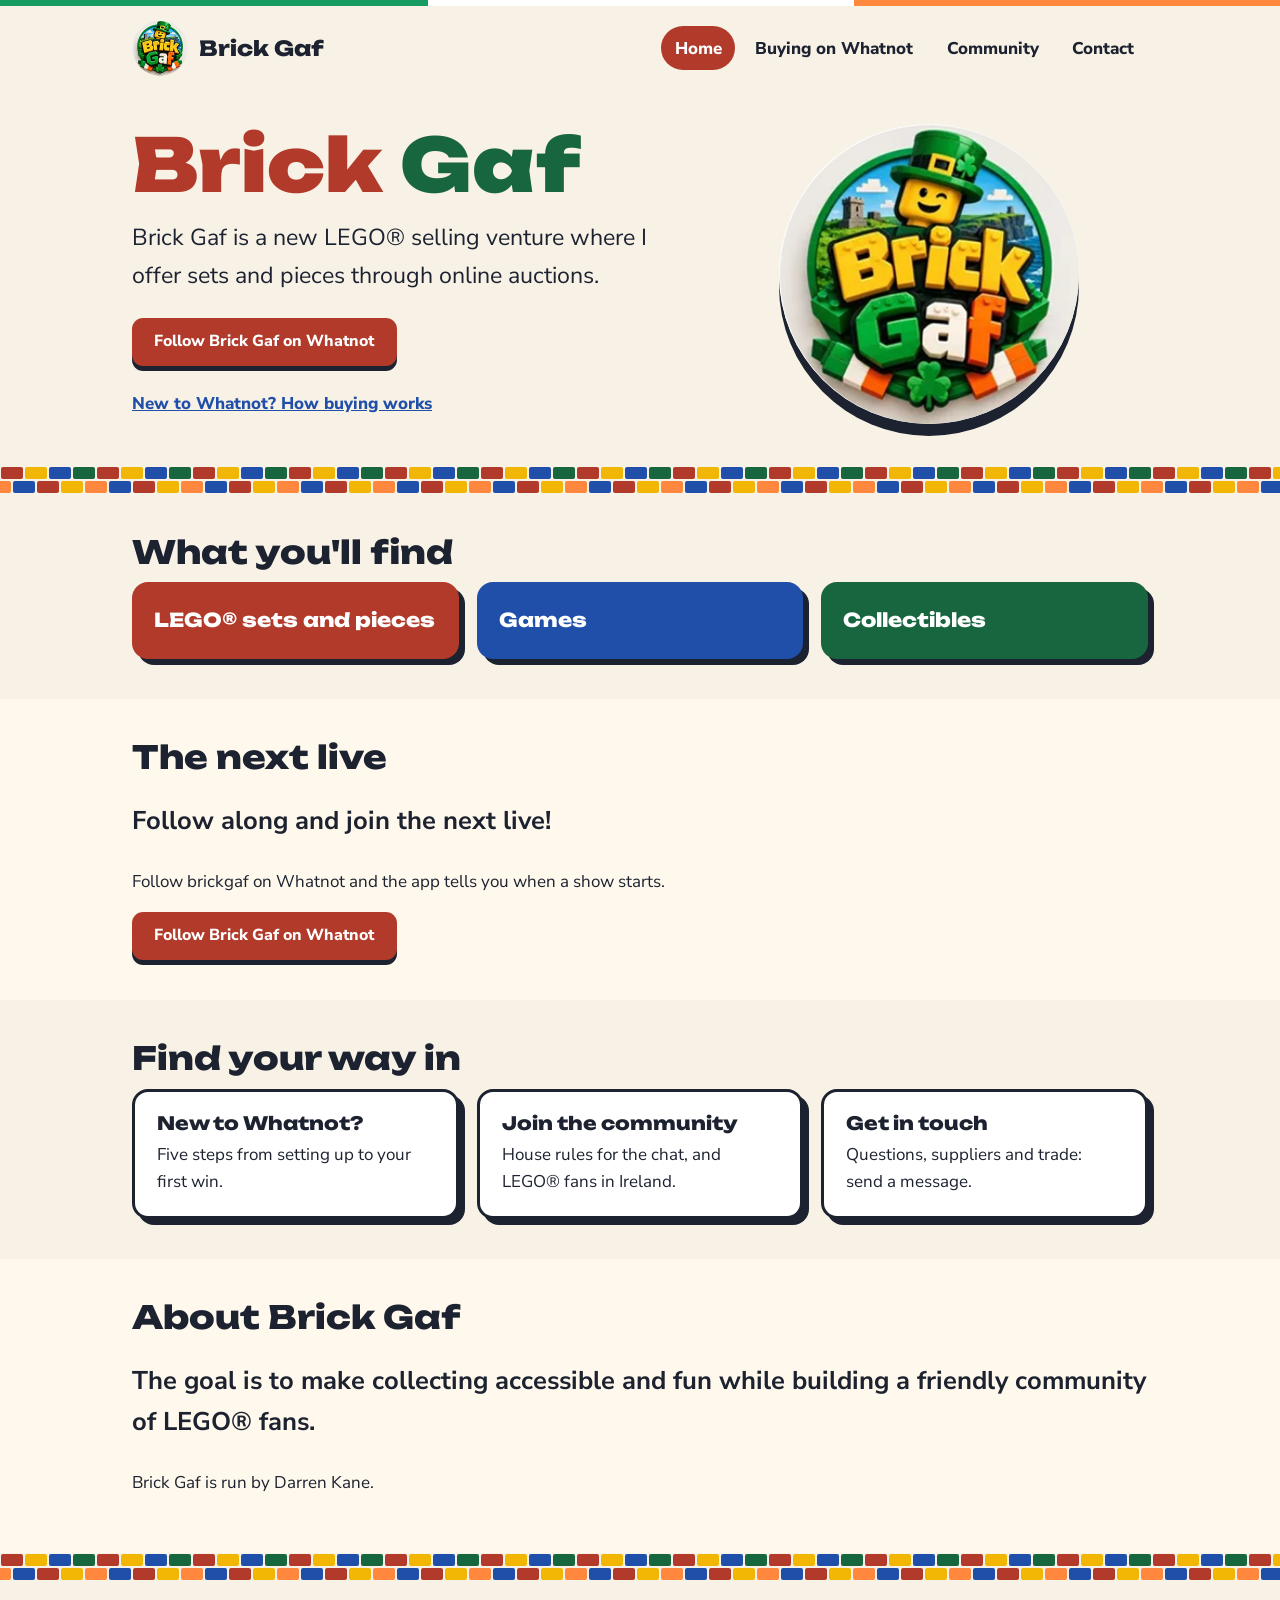
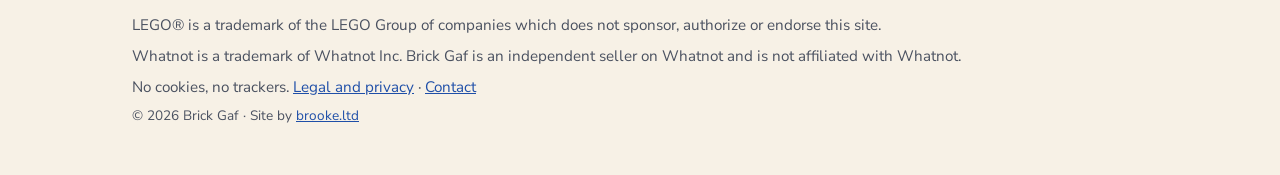
<file: index.html>
<!doctype html>
<html lang="en-GB">
<head>
<meta charset="utf-8">
<meta http-equiv="Content-Security-Policy" content="default-src 'none'; style-src 'self'; font-src 'self'; img-src 'self'; base-uri 'none'; form-action 'self' https://formsubmit.co">
<meta name="viewport" content="width=device-width, initial-scale=1">
<title>Brick Gaf: LEGO&reg; sets and pieces at live auction on Whatnot</title>
<meta name="description" content="Brick Gaf offers LEGO&reg; sets and pieces, games and collectibles through live online auctions on Whatnot.">
<link rel="canonical" href="https://brickgaf.com/">
<meta name="color-scheme" content="light dark">
<meta property="og:type" content="website">
<meta property="og:title" content="Brick Gaf: LEGO&reg; sets and pieces at live auction on Whatnot">
<meta property="og:description" content="Brick Gaf offers LEGO&reg; sets and pieces, games and collectibles through live online auctions on Whatnot.">
<meta property="og:url" content="https://brickgaf.com/">
<link rel="icon" href="/assets/logo-64.png" type="image/png">
<link rel="stylesheet" href="/assets/site.css">
</head>
<body>
<a class="skip" href="#main">Skip to content</a>
<div class="tri" aria-hidden="true"></div>
<header class="top"><div class="wrap bar"><a class="brand" href="/"><img src="/assets/logo-112.jpg" alt="" width="56" height="56"><span>Brick Gaf</span></a><nav class="nav" aria-label="Main"><ul><li><a href="/" aria-current="page">Home</a></li><li><a href="/whatnot/">Buying on Whatnot</a></li><li><a href="/community/">Community</a></li><li><a href="/contact/">Contact</a></li></ul></nav></div></header>
<main id="main" tabindex="-1">
<section class="hero" aria-labelledby="hero-h"><div class="wrap hero-grid"><div><h1 id="hero-h"><span class="w1">Brick</span> <span class="w2">Gaf</span></h1><p class="lede">Brick Gaf is a new LEGO&reg; selling venture where I offer sets and pieces through online auctions.</p><div class="actions"><a class="btn" href="https://www.whatnot.com/user/brickgaf">Follow Brick Gaf on Whatnot</a><a class="more" href="/whatnot/">New to Whatnot? How buying works</a></div></div><img class="badge" src="/assets/logo-480.jpg" alt="Brick Gaf logo" width="300" height="300"></div></section>
<div class="course" aria-hidden="true"></div>
<section class="band" aria-labelledby="findH-h"><div class="wrap"><h2 id="findH-h">What you'll find</h2><ul class="tiles"><li class="tile t1">LEGO&reg; sets and pieces</li><li class="tile t2">Games</li><li class="tile t3">Collectibles</li></ul></div></section>
<section class="band alt" aria-labelledby="nextH-h"><div class="wrap"><h2 id="nextH-h">The next live</h2><p class="big">Follow along and join the next live!</p><p>Follow brickgaf on Whatnot and the app tells you when a show starts.</p><div class="actions"><a class="btn" href="https://www.whatnot.com/user/brickgaf">Follow Brick Gaf on Whatnot</a></div></div></section>
<section class="band" aria-labelledby="doorsH-h"><div class="wrap"><h2 id="doorsH-h">Find your way in</h2><ul class="doors"><li><a class="door" href="/whatnot/"><span class="door-h">New to Whatnot?</span><span>Five steps from setting up to your first win.</span></a></li><li><a class="door" href="/community/"><span class="door-h">Join the community</span><span>House rules for the chat, and LEGO&reg; fans in Ireland.</span></a></li><li><a class="door" href="/contact/"><span class="door-h">Get in touch</span><span>Questions, suppliers and trade: send a message.</span></a></li></ul></div></section>
<section class="band alt" aria-labelledby="aboutH-h"><div class="wrap"><h2 id="aboutH-h">About Brick Gaf</h2><p class="big">The goal is to make collecting accessible and fun while building a friendly community of LEGO&reg; fans.</p><p>Brick Gaf is run by Darren Kane.</p></div></section>
</main>
<div class="course" aria-hidden="true"></div>
<footer><div class="wrap"><p>LEGO&reg; is a trademark of the LEGO Group of companies which does not sponsor, authorize or endorse this site.</p><p>Whatnot is a trademark of Whatnot Inc. Brick Gaf is an independent seller on Whatnot and is not affiliated with Whatnot.</p><p>No cookies, no trackers. <a href="/legal/">Legal and privacy</a> &middot; <a href="/contact/">Contact</a></p><p class="credit">&copy; 2026 Brick Gaf &middot; Site by <a href="https://brooke.ltd/">brooke.ltd</a></p></div></footer>
</body>
</html>
</file>
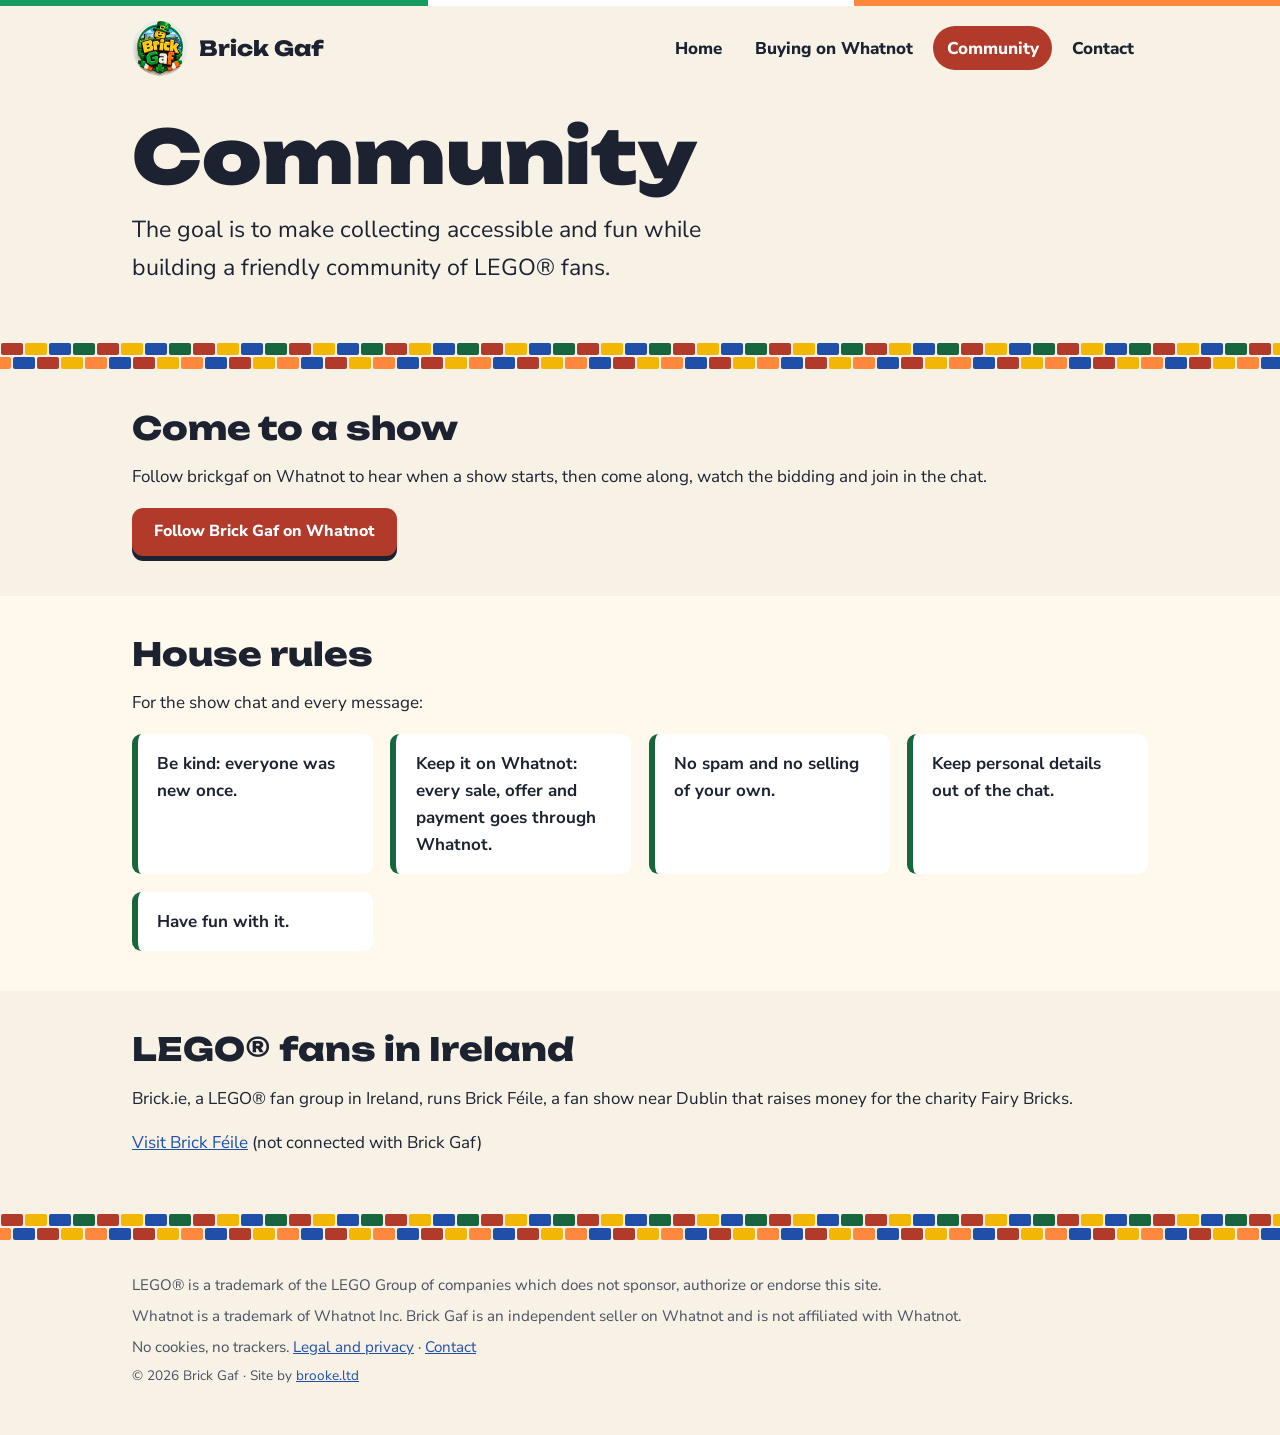
<file: community/index.html>
<!doctype html>
<html lang="en-GB">
<head>
<meta charset="utf-8">
<meta http-equiv="Content-Security-Policy" content="default-src 'none'; style-src 'self'; font-src 'self'; img-src 'self'; base-uri 'none'; form-action 'self' https://formsubmit.co">
<meta name="viewport" content="width=device-width, initial-scale=1">
<title>Community | Brick Gaf</title>
<meta name="description" content="Join the Brick Gaf crowd on Whatnot, the house rules for the chat, and LEGO&reg; fans in Ireland.">
<link rel="canonical" href="https://brickgaf.com/community/">
<meta name="color-scheme" content="light dark">
<meta property="og:type" content="website">
<meta property="og:title" content="Community | Brick Gaf">
<meta property="og:description" content="Join the Brick Gaf crowd on Whatnot, the house rules for the chat, and LEGO&reg; fans in Ireland.">
<meta property="og:url" content="https://brickgaf.com/community/">
<link rel="icon" href="/assets/logo-64.png" type="image/png">
<link rel="stylesheet" href="/assets/site.css">
</head>
<body>
<a class="skip" href="#main">Skip to content</a>
<div class="tri" aria-hidden="true"></div>
<header class="top"><div class="wrap bar"><a class="brand" href="/"><img src="/assets/logo-112.jpg" alt="" width="56" height="56"><span>Brick Gaf</span></a><nav class="nav" aria-label="Main"><ul><li><a href="/">Home</a></li><li><a href="/whatnot/">Buying on Whatnot</a></li><li><a href="/community/" aria-current="page">Community</a></li><li><a href="/contact/">Contact</a></li></ul></nav></div></header>
<main id="main" tabindex="-1">
<section class="hero slim" aria-labelledby="hero-h"><div class="wrap"><h1 id="hero-h">Community</h1><p class="lede">The goal is to make collecting accessible and fun while building a friendly community of LEGO&reg; fans.</p></div></section>
<div class="course" aria-hidden="true"></div>
<section class="band" aria-labelledby="commLiveH-h"><div class="wrap"><h2 id="commLiveH-h">Come to a show</h2><p>Follow brickgaf on Whatnot to hear when a show starts, then come along, watch the bidding and join in the chat.</p><div class="actions"><a class="btn" href="https://www.whatnot.com/user/brickgaf">Follow Brick Gaf on Whatnot</a></div></div></section>
<section class="band alt" id="rules" aria-labelledby="rulesH-h"><div class="wrap"><h2 id="rulesH-h">House rules</h2><p>For the show chat and every message:</p><ul class="rules"><li>Be kind: everyone was new once.</li><li>Keep it on Whatnot: every sale, offer and payment goes through Whatnot.</li><li>No spam and no selling of your own.</li><li>Keep personal details out of the chat.</li><li>Have fun with it.</li></ul></div></section>
<section class="band" id="ireland" aria-labelledby="irelandH-h"><div class="wrap"><h2 id="irelandH-h">LEGO&reg; fans in Ireland</h2><p>Brick.ie, a LEGO&reg; fan group in Ireland, runs Brick F&#xE9;ile, a fan show near Dublin that raises money for the charity Fairy Bricks.</p><p><a href="https://www.xn--brickfile-g4a.ie/">Visit Brick F&#xE9;ile</a> (not connected with Brick Gaf)</p></div></section>
</main>
<div class="course" aria-hidden="true"></div>
<footer><div class="wrap"><p>LEGO&reg; is a trademark of the LEGO Group of companies which does not sponsor, authorize or endorse this site.</p><p>Whatnot is a trademark of Whatnot Inc. Brick Gaf is an independent seller on Whatnot and is not affiliated with Whatnot.</p><p>No cookies, no trackers. <a href="/legal/">Legal and privacy</a> &middot; <a href="/contact/">Contact</a></p><p class="credit">&copy; 2026 Brick Gaf &middot; Site by <a href="https://brooke.ltd/">brooke.ltd</a></p></div></footer>
</body>
</html>
</file>
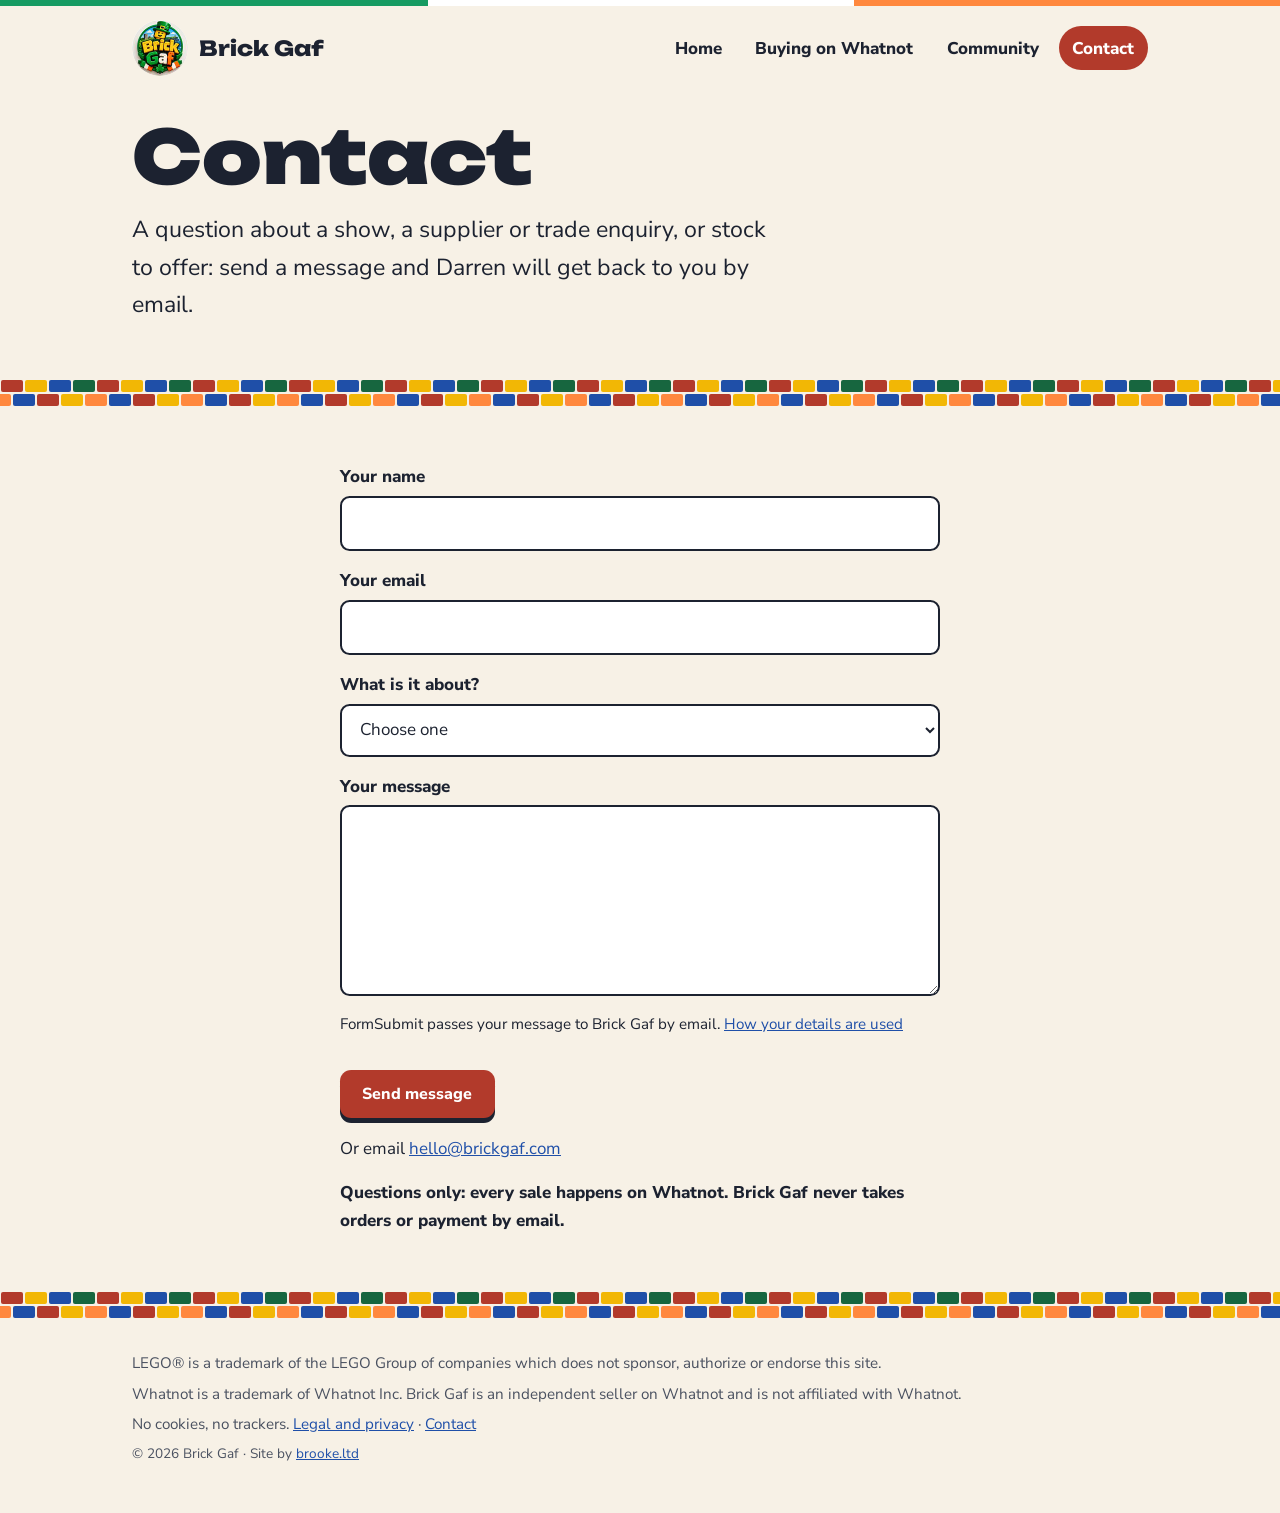
<file: contact/index.html>
<!doctype html>
<html lang="en-GB">
<head>
<meta charset="utf-8">
<meta http-equiv="Content-Security-Policy" content="default-src 'none'; style-src 'self'; font-src 'self'; img-src 'self'; base-uri 'none'; form-action 'self' https://formsubmit.co">
<meta name="viewport" content="width=device-width, initial-scale=1">
<title>Contact | Brick Gaf</title>
<meta name="description" content="Questions, suppliers and trade: get in touch with Brick Gaf.">
<link rel="canonical" href="https://brickgaf.com/contact/">
<meta name="color-scheme" content="light dark">
<meta property="og:type" content="website">
<meta property="og:title" content="Contact | Brick Gaf">
<meta property="og:description" content="Questions, suppliers and trade: get in touch with Brick Gaf.">
<meta property="og:url" content="https://brickgaf.com/contact/">
<link rel="icon" href="/assets/logo-64.png" type="image/png">
<link rel="stylesheet" href="/assets/site.css">
</head>
<body>
<a class="skip" href="#main">Skip to content</a>
<div class="tri" aria-hidden="true"></div>
<header class="top"><div class="wrap bar"><a class="brand" href="/"><img src="/assets/logo-112.jpg" alt="" width="56" height="56"><span>Brick Gaf</span></a><nav class="nav" aria-label="Main"><ul><li><a href="/">Home</a></li><li><a href="/whatnot/">Buying on Whatnot</a></li><li><a href="/community/">Community</a></li><li><a href="/contact/" aria-current="page">Contact</a></li></ul></nav></div></header>
<main id="main" tabindex="-1">
<section class="hero slim" aria-labelledby="hero-h"><div class="wrap"><h1 id="hero-h">Contact</h1><p class="lede">A question about a show, a supplier or trade enquiry, or stock to offer: send a message and Darren will get back to you by email.</p></div></section>
<div class="course" aria-hidden="true"></div>
<section class="band" aria-label="Contact"><div class="wrap narrow">
<form class="form" action="https://formsubmit.co/hello@brickgaf.com" method="POST">
<input type="hidden" name="_subject" value="Brick Gaf website message">
<input type="hidden" name="_next" value="https://brickgaf.com/contact/thanks/">
<input type="hidden" name="_captcha" value="false">
<input type="hidden" name="_template" value="table">
<p class="hp" aria-hidden="true"><label for="f-hp">Leave this empty</label><input id="f-hp" type="text" name="_honey" tabindex="-1" autocomplete="off"></p>
<label for="f-name">Your name</label><input id="f-name" name="name" autocomplete="name" required>
<label for="f-email">Your email</label><input id="f-email" type="email" name="email" autocomplete="email" required>
<label for="f-topic">What is it about?</label><select id="f-topic" name="topic" required><option value="">Choose one</option><option>A general question</option><option>Supplier or trade enquiry</option><option>Offering stock or a collection</option><option>Something else</option></select>
<label for="f-message">Your message</label><textarea id="f-message" name="message" rows="6" required></textarea>
<p class="small">FormSubmit passes your message to Brick Gaf by email. <a href="/legal/#privacy">How your details are used</a></p>
<button class="btn" type="submit">Send message</button>
</form>
<section id="contact" aria-label="Or email"><p>Or email <a href="mailto:hello@brickgaf.com">hello@brickgaf.com</a></p><p class="strong">Questions only: every sale happens on Whatnot. Brick Gaf never takes orders or payment by email.</p></section>
</div></section>
</main>
<div class="course" aria-hidden="true"></div>
<footer><div class="wrap"><p>LEGO&reg; is a trademark of the LEGO Group of companies which does not sponsor, authorize or endorse this site.</p><p>Whatnot is a trademark of Whatnot Inc. Brick Gaf is an independent seller on Whatnot and is not affiliated with Whatnot.</p><p>No cookies, no trackers. <a href="/legal/">Legal and privacy</a> &middot; <a href="/contact/">Contact</a></p><p class="credit">&copy; 2026 Brick Gaf &middot; Site by <a href="https://brooke.ltd/">brooke.ltd</a></p></div></footer>
</body>
</html>
</file>
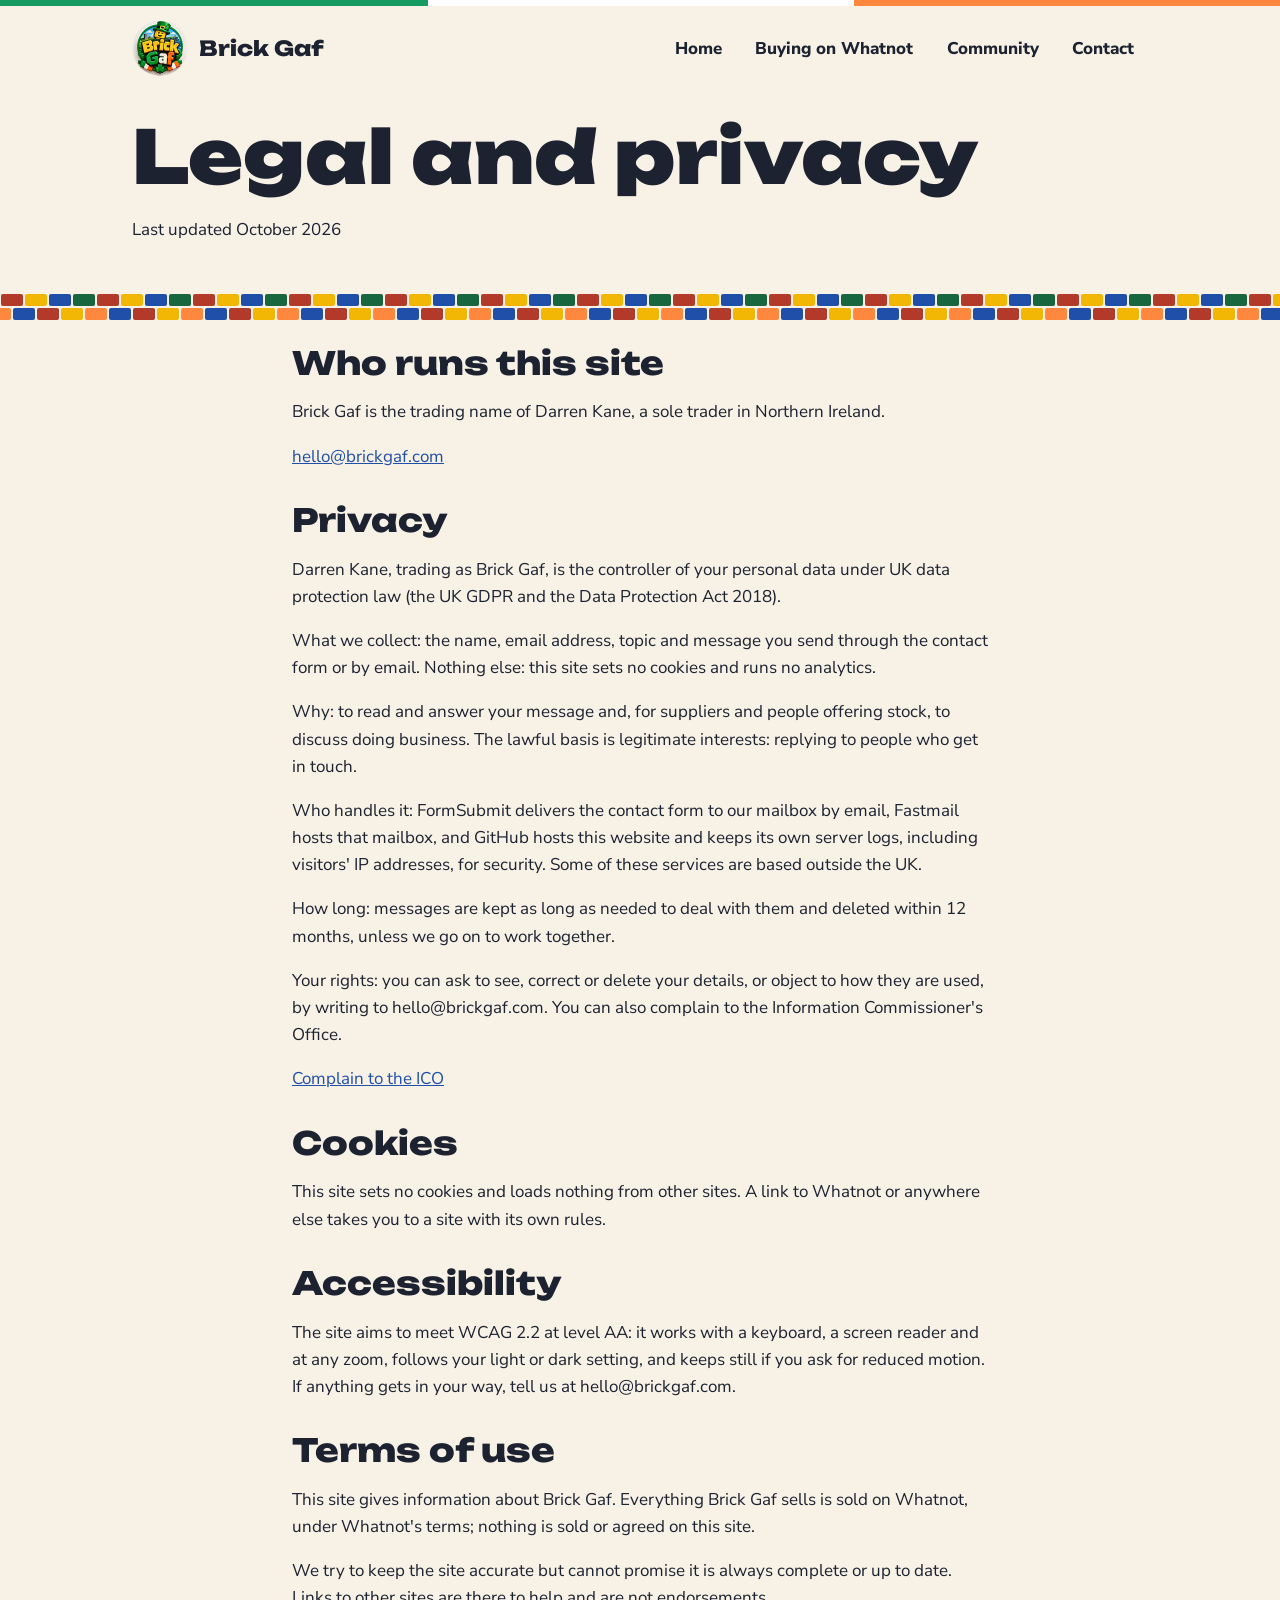
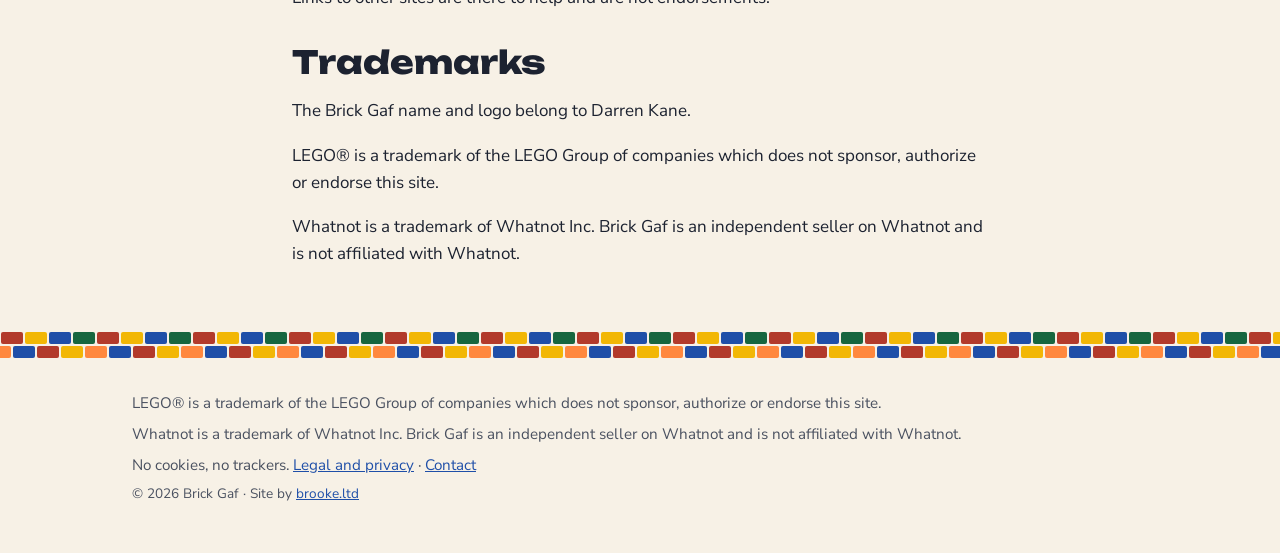
<file: legal/index.html>
<!doctype html>
<html lang="en-GB">
<head>
<meta charset="utf-8">
<meta http-equiv="Content-Security-Policy" content="default-src 'none'; style-src 'self'; font-src 'self'; img-src 'self'; base-uri 'none'; form-action 'self' https://formsubmit.co">
<meta name="viewport" content="width=device-width, initial-scale=1">
<title>Legal and privacy | Brick Gaf</title>
<meta name="description" content="Who runs Brick Gaf, how your details are used, cookies, accessibility, terms and trademarks.">
<link rel="canonical" href="https://brickgaf.com/legal/">
<meta name="color-scheme" content="light dark">
<meta property="og:type" content="website">
<meta property="og:title" content="Legal and privacy | Brick Gaf">
<meta property="og:description" content="Who runs Brick Gaf, how your details are used, cookies, accessibility, terms and trademarks.">
<meta property="og:url" content="https://brickgaf.com/legal/">
<link rel="icon" href="/assets/logo-64.png" type="image/png">
<link rel="stylesheet" href="/assets/site.css">
</head>
<body>
<a class="skip" href="#main">Skip to content</a>
<div class="tri" aria-hidden="true"></div>
<header class="top"><div class="wrap bar"><a class="brand" href="/"><img src="/assets/logo-112.jpg" alt="" width="56" height="56"><span>Brick Gaf</span></a><nav class="nav" aria-label="Main"><ul><li><a href="/">Home</a></li><li><a href="/whatnot/">Buying on Whatnot</a></li><li><a href="/community/">Community</a></li><li><a href="/contact/">Contact</a></li></ul></nav></div></header>
<main id="main" tabindex="-1">
<section class="hero slim" aria-labelledby="hero-h"><div class="wrap"><h1 id="hero-h">Legal and privacy</h1><p>Last updated October 2026</p></div></section>
<div class="course" aria-hidden="true"></div>
<div class="wrap prose">
<section id="who" aria-labelledby="whoH-h"><h2 id="whoH-h">Who runs this site</h2><p>Brick Gaf is the trading name of Darren Kane, a sole trader in Northern Ireland.</p><p><a href="mailto:hello@brickgaf.com">hello@brickgaf.com</a></p></section>
<section id="privacy" aria-labelledby="privH-h"><h2 id="privH-h">Privacy</h2><p>Darren Kane, trading as Brick Gaf, is the controller of your personal data under UK data protection law (the UK GDPR and the Data Protection Act 2018).</p><p>What we collect: the name, email address, topic and message you send through the contact form or by email. Nothing else: this site sets no cookies and runs no analytics.</p><p>Why: to read and answer your message and, for suppliers and people offering stock, to discuss doing business. The lawful basis is legitimate interests: replying to people who get in touch.</p><p>Who handles it: FormSubmit delivers the contact form to our mailbox by email, Fastmail hosts that mailbox, and GitHub hosts this website and keeps its own server logs, including visitors' IP addresses, for security. Some of these services are based outside the UK.</p><p>How long: messages are kept as long as needed to deal with them and deleted within 12 months, unless we go on to work together.</p><p>Your rights: you can ask to see, correct or delete your details, or object to how they are used, by writing to hello@brickgaf.com. You can also complain to the Information Commissioner's Office.</p><p><a href="https://ico.org.uk/make-a-complaint/">Complain to the ICO</a></p></section>
<section id="cookies" aria-labelledby="cookH-h"><h2 id="cookH-h">Cookies</h2><p>This site sets no cookies and loads nothing from other sites. A link to Whatnot or anywhere else takes you to a site with its own rules.</p></section>
<section id="accessibility" aria-labelledby="a11yH-h"><h2 id="a11yH-h">Accessibility</h2><p>The site aims to meet WCAG 2.2 at level AA: it works with a keyboard, a screen reader and at any zoom, follows your light or dark setting, and keeps still if you ask for reduced motion. If anything gets in your way, tell us at hello@brickgaf.com.</p></section>
<section id="terms" aria-labelledby="termsH-h"><h2 id="termsH-h">Terms of use</h2><p>This site gives information about Brick Gaf. Everything Brick Gaf sells is sold on Whatnot, under Whatnot's terms; nothing is sold or agreed on this site.</p><p>We try to keep the site accurate but cannot promise it is always complete or up to date. Links to other sites are there to help and are not endorsements.</p></section>
<section id="trademarks" aria-labelledby="tmH-h"><h2 id="tmH-h">Trademarks</h2><p>The Brick Gaf name and logo belong to Darren Kane.</p><p>LEGO&reg; is a trademark of the LEGO Group of companies which does not sponsor, authorize or endorse this site.</p><p>Whatnot is a trademark of Whatnot Inc. Brick Gaf is an independent seller on Whatnot and is not affiliated with Whatnot.</p></section>
</div>
</main>
<div class="course" aria-hidden="true"></div>
<footer><div class="wrap"><p>LEGO&reg; is a trademark of the LEGO Group of companies which does not sponsor, authorize or endorse this site.</p><p>Whatnot is a trademark of Whatnot Inc. Brick Gaf is an independent seller on Whatnot and is not affiliated with Whatnot.</p><p>No cookies, no trackers. <a href="/legal/">Legal and privacy</a> &middot; <a href="/contact/">Contact</a></p><p class="credit">&copy; 2026 Brick Gaf &middot; Site by <a href="https://brooke.ltd/">brooke.ltd</a></p></div></footer>
</body>
</html>
</file>
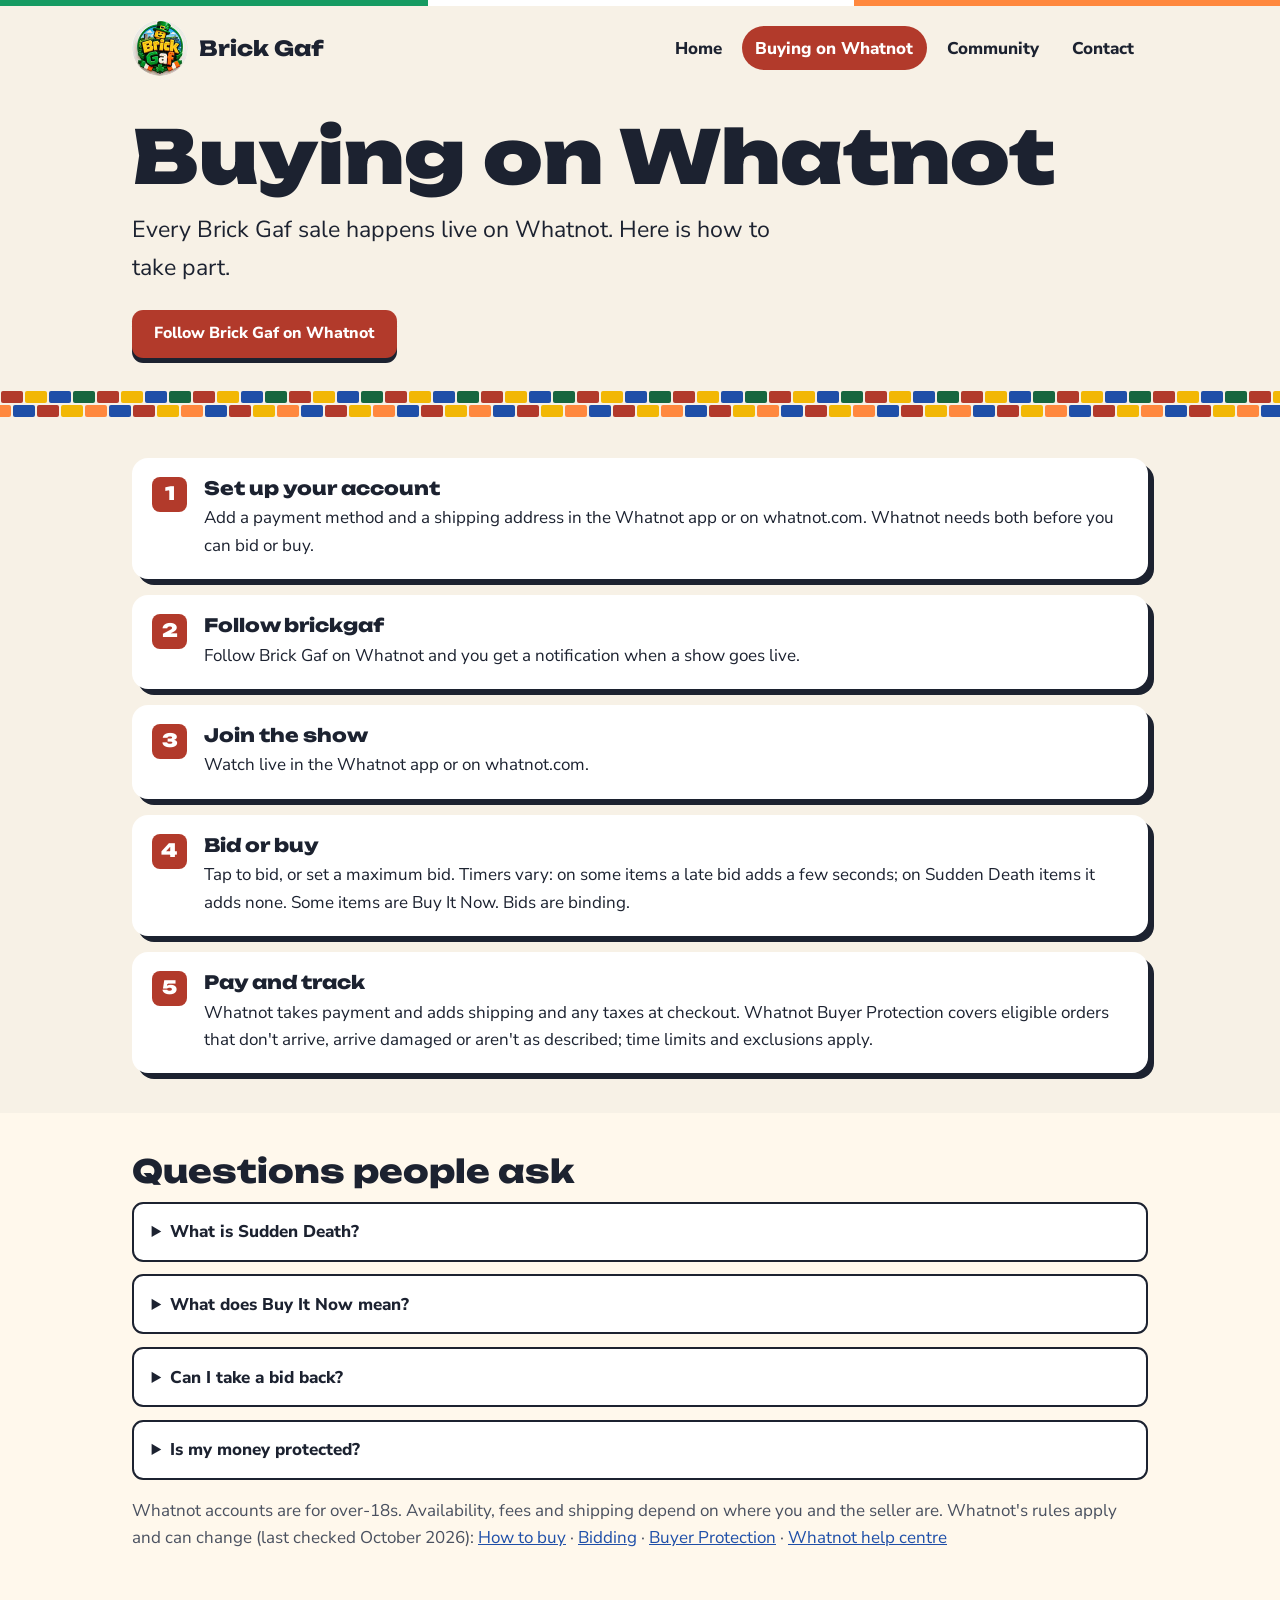
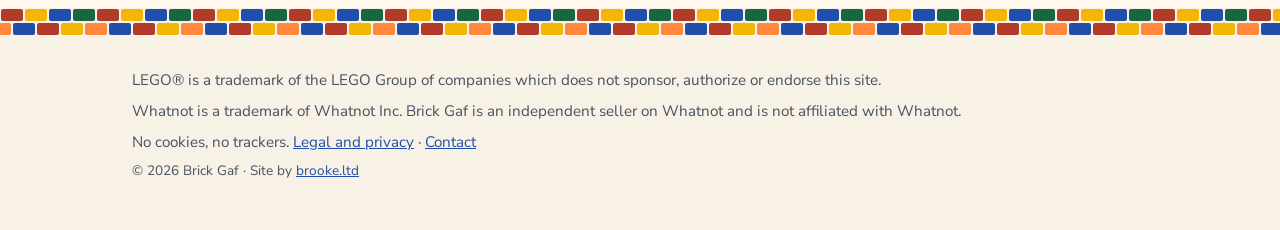
<file: whatnot/index.html>
<!doctype html>
<html lang="en-GB">
<head>
<meta charset="utf-8">
<meta http-equiv="Content-Security-Policy" content="default-src 'none'; style-src 'self'; font-src 'self'; img-src 'self'; base-uri 'none'; form-action 'self' https://formsubmit.co">
<meta name="viewport" content="width=device-width, initial-scale=1">
<title>Buying on Whatnot | Brick Gaf</title>
<meta name="description" content="How to buy at a Brick Gaf show on Whatnot: set up, follow, join, bid or buy, pay.">
<link rel="canonical" href="https://brickgaf.com/whatnot/">
<meta name="color-scheme" content="light dark">
<meta property="og:type" content="website">
<meta property="og:title" content="Buying on Whatnot | Brick Gaf">
<meta property="og:description" content="How to buy at a Brick Gaf show on Whatnot: set up, follow, join, bid or buy, pay.">
<meta property="og:url" content="https://brickgaf.com/whatnot/">
<link rel="icon" href="/assets/logo-64.png" type="image/png">
<link rel="stylesheet" href="/assets/site.css">
</head>
<body>
<a class="skip" href="#main">Skip to content</a>
<div class="tri" aria-hidden="true"></div>
<header class="top"><div class="wrap bar"><a class="brand" href="/"><img src="/assets/logo-112.jpg" alt="" width="56" height="56"><span>Brick Gaf</span></a><nav class="nav" aria-label="Main"><ul><li><a href="/">Home</a></li><li><a href="/whatnot/" aria-current="page">Buying on Whatnot</a></li><li><a href="/community/">Community</a></li><li><a href="/contact/">Contact</a></li></ul></nav></div></header>
<main id="main" tabindex="-1">
<section class="hero slim" aria-labelledby="hero-h"><div class="wrap"><h1 id="hero-h">Buying on Whatnot</h1><p class="lede">Every Brick Gaf sale happens live on Whatnot. Here is how to take part.</p><div class="actions"><a class="btn" href="https://www.whatnot.com/user/brickgaf">Follow Brick Gaf on Whatnot</a></div></div></section>
<div class="course" aria-hidden="true"></div>
<section class="band" aria-label="Buying on Whatnot"><div class="wrap"><ol class="steps"><li><h2>Set up your account</h2><p>Add a payment method and a shipping address in the Whatnot app or on whatnot.com. Whatnot needs both before you can bid or buy.</p></li><li><h2>Follow brickgaf</h2><p>Follow Brick Gaf on Whatnot and you get a notification when a show goes live.</p></li><li><h2>Join the show</h2><p>Watch live in the Whatnot app or on whatnot.com.</p></li><li><h2>Bid or buy</h2><p>Tap to bid, or set a maximum bid. Timers vary: on some items a late bid adds a few seconds; on Sudden Death items it adds none. Some items are Buy It Now. Bids are binding.</p></li><li><h2>Pay and track</h2><p>Whatnot takes payment and adds shipping and any taxes at checkout. Whatnot Buyer Protection covers eligible orders that don't arrive, arrive damaged or aren't as described; time limits and exclusions apply.</p></li></ol></div></section>
<section class="band alt" id="faq" aria-labelledby="faqH-h"><div class="wrap"><h2 id="faqH-h">Questions people ask</h2><details><summary>What is Sudden Death?</summary><p>On a Sudden Death item the timer does not add time for late bids. When it reaches zero, the highest bid wins.</p></details><details><summary>What does Buy It Now mean?</summary><p>Some items have a fixed price you can pay straight away instead of bidding.</p></details><details><summary>Can I take a bid back?</summary><p>No. Bids are binding. If you win something by mistake, Whatnot lets you ask the seller to cancel within 24 hours, and the seller decides.</p></details><details><summary>Is my money protected?</summary><p>Pay through Whatnot and Whatnot Buyer Protection covers eligible orders. Anything paid outside Whatnot is not covered, which is one reason Brick Gaf only sells on Whatnot.</p></details><p class="note">Whatnot accounts are for over-18s. Availability, fees and shipping depend on where you and the seller are. Whatnot's rules apply and can change (last checked October 2026): <a href="https://help.whatnot.com/hc/en-us/articles/360061194792">How to buy</a> &middot; <a href="https://help.whatnot.com/hc/en-us/articles/14932924544141">Bidding</a> &middot; <a href="https://help.whatnot.com/hc/en-us/articles/360061194552">Buyer Protection</a> &middot; <a href="https://help.whatnot.com/hc/en-us">Whatnot help centre</a></p></div></section>
</main>
<div class="course" aria-hidden="true"></div>
<footer><div class="wrap"><p>LEGO&reg; is a trademark of the LEGO Group of companies which does not sponsor, authorize or endorse this site.</p><p>Whatnot is a trademark of Whatnot Inc. Brick Gaf is an independent seller on Whatnot and is not affiliated with Whatnot.</p><p>No cookies, no trackers. <a href="/legal/">Legal and privacy</a> &middot; <a href="/contact/">Contact</a></p><p class="credit">&copy; 2026 Brick Gaf &middot; Site by <a href="https://brooke.ltd/">brooke.ltd</a></p></div></footer>
</body>
</html>
</file>
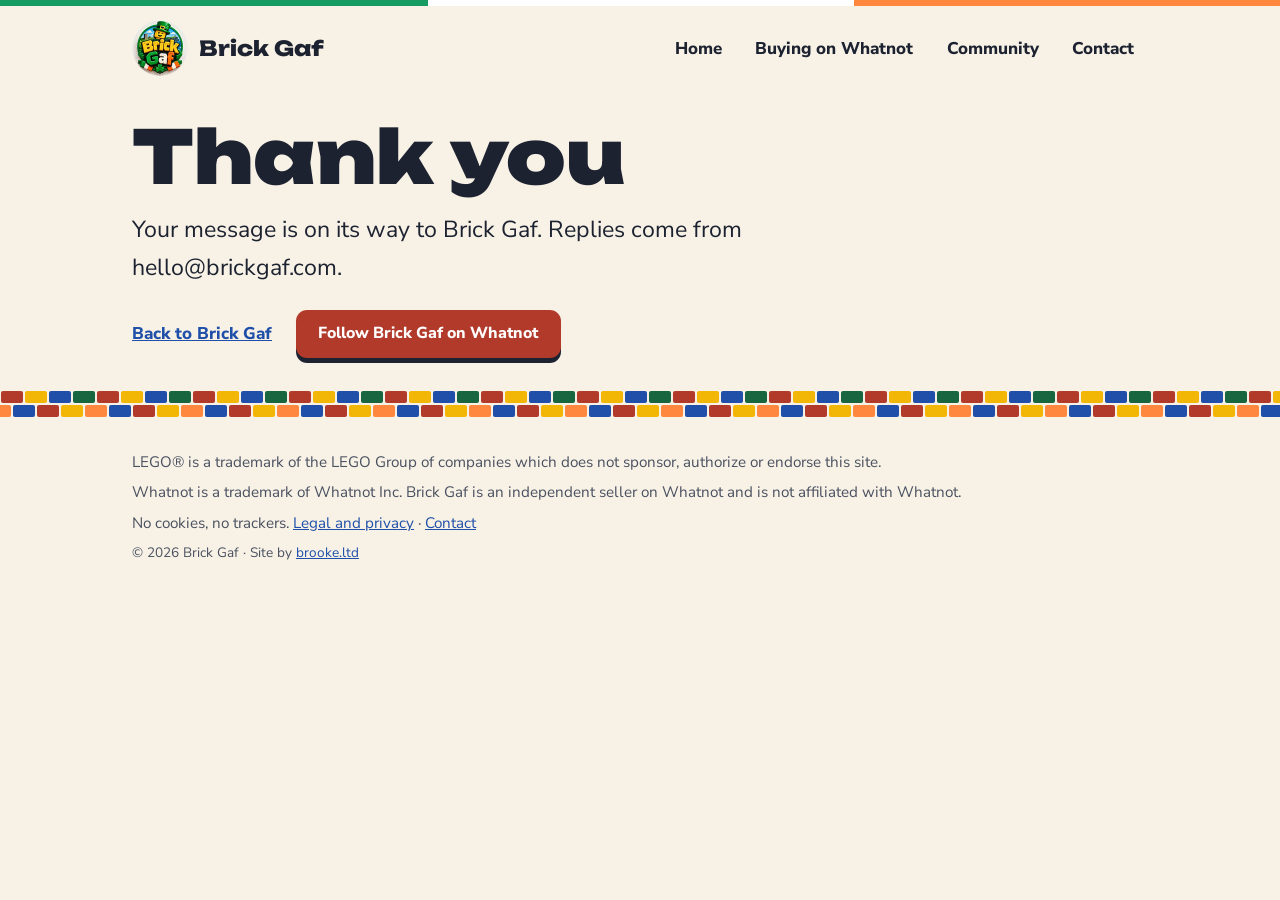
<file: contact/thanks/index.html>
<!doctype html>
<html lang="en-GB">
<head>
<meta charset="utf-8">
<meta http-equiv="Content-Security-Policy" content="default-src 'none'; style-src 'self'; font-src 'self'; img-src 'self'; base-uri 'none'; form-action 'self' https://formsubmit.co">
<meta name="viewport" content="width=device-width, initial-scale=1">
<title>Message sent | Brick Gaf</title>
<meta name="description" content="Questions, suppliers and trade: get in touch with Brick Gaf.">
<meta name="robots" content="noindex">
<meta name="color-scheme" content="light dark">
<meta property="og:type" content="website">
<meta property="og:title" content="Message sent | Brick Gaf">
<meta property="og:description" content="Questions, suppliers and trade: get in touch with Brick Gaf.">
<link rel="icon" href="/assets/logo-64.png" type="image/png">
<link rel="stylesheet" href="/assets/site.css">
</head>
<body>
<a class="skip" href="#main">Skip to content</a>
<div class="tri" aria-hidden="true"></div>
<header class="top"><div class="wrap bar"><a class="brand" href="/"><img src="/assets/logo-112.jpg" alt="" width="56" height="56"><span>Brick Gaf</span></a><nav class="nav" aria-label="Main"><ul><li><a href="/">Home</a></li><li><a href="/whatnot/">Buying on Whatnot</a></li><li><a href="/community/">Community</a></li><li><a href="/contact/">Contact</a></li></ul></nav></div></header>
<main id="main" tabindex="-1">
<section class="hero slim" aria-labelledby="hero-h"><div class="wrap"><h1 id="hero-h">Thank you</h1><p class="lede">Your message is on its way to Brick Gaf. Replies come from hello@brickgaf.com.</p><div class="actions"><a class="more" href="/">Back to Brick Gaf</a><a class="btn" href="https://www.whatnot.com/user/brickgaf">Follow Brick Gaf on Whatnot</a></div></div></section>
</main>
<div class="course" aria-hidden="true"></div>
<footer><div class="wrap"><p>LEGO&reg; is a trademark of the LEGO Group of companies which does not sponsor, authorize or endorse this site.</p><p>Whatnot is a trademark of Whatnot Inc. Brick Gaf is an independent seller on Whatnot and is not affiliated with Whatnot.</p><p>No cookies, no trackers. <a href="/legal/">Legal and privacy</a> &middot; <a href="/contact/">Contact</a></p><p class="credit">&copy; 2026 Brick Gaf &middot; Site by <a href="https://brooke.ltd/">brooke.ltd</a></p></div></footer>
</body>
</html>
</file>
<file: assets/site.css>
/* Brick Gaf. Generated by brickgaf-web build.mjs (tally). Edit the generator, not this file. */
@font-face{font-family:"Unbounded";src:url(/assets/fonts/unbounded.woff2) format("woff2");font-weight:200 900;font-display:swap}
@font-face{font-family:"Nunito Sans";src:url(/assets/fonts/nunito-sans.woff2) format("woff2");font-weight:200 1000;font-display:swap}
:root{--bg:#F7F1E6;--fg:#1C2230;--muted:#4A5160;--panel:#FFFFFF;--link:#1F4FA8;--btn:#B23A2B;--btn-fg:#FFFFFF;--btn-hover:#8F2E22;--focus:#1F4FA8;--red:#B23A2B;--blue:#1F4FA8;--green:#17663F;--on-dark:#FFFFFF;--red-ink:#B23A2B;--green-ink:#17663F;--alt:#FFF8EC;--ribbon:#F2B705;--ribbon-fg:#1C2230;--shadow:#1C2230;color-scheme:light dark}
@media (prefers-color-scheme:dark){:root{--bg:#161B26;--fg:#F7F1E6;--muted:#C5C9D2;--panel:#222A3A;--link:#F2B705;--btn-hover:#C8493A;--focus:#F2B705;--red-ink:#FF8A75;--green-ink:#6FCF97;--alt:#1C2230;--shadow:#000000}}
@keyframes float{0%,100%{transform:translateY(0)}50%{transform:translateY(-8px)}}
*{box-sizing:border-box}
body{margin:0;font:400 1.0625rem/1.6 "Nunito Sans",system-ui,sans-serif;color:var(--fg);background-color:var(--bg)}
img{max-width:100%;height:auto}
a{color:var(--link)}
.skip{position:absolute;left:-999px;top:0;padding:.75rem 1rem;color:var(--btn-fg);background-color:var(--btn)}
.skip:focus{left:1rem;top:1rem;z-index:3}
.tri{height:6px;background-image:linear-gradient(90deg,#169B62 0 33.4%,#FFFFFF 33.4% 66.7%,#FF883E 66.7%)}
.wrap{max-width:66rem;margin:0 auto;padding:0 1.25rem}
.narrow{max-width:40rem}
.ribbon{margin:0;padding:.6rem 1.25rem;text-align:center;font-weight:700;color:var(--ribbon-fg);background-color:var(--ribbon)}
.draft{padding:0 .4rem;border-radius:.3rem;font-size:.8rem;font-weight:800;color:var(--ribbon-fg);background-color:var(--ribbon)}
.top{padding:.9rem 0}
.bar{display:flex;flex-wrap:wrap;align-items:center;justify-content:space-between;gap:.75rem 1.5rem}
.brand{display:inline-flex;align-items:center;gap:.7rem;min-height:44px;text-decoration:none;font:800 1.3rem/1 "Unbounded",system-ui,sans-serif;color:var(--fg)}
.brand img{display:block;width:56px;height:56px;border-radius:50%}
.nav ul{display:flex;flex-wrap:wrap;gap:.4rem;margin:0;padding:0;list-style:none}
.nav a{display:inline-flex;align-items:center;min-height:44px;padding:.4rem .85rem;border-radius:999px;font-weight:800;text-decoration:none;color:var(--fg)}
.nav a:hover{text-decoration:underline}
.nav a[aria-current="page"]{color:var(--btn-fg);background-color:var(--btn)}
h1,h2,h3{font-family:"Unbounded",system-ui,sans-serif;line-height:1.15;margin:0 0 .75rem}
h1{font-size:clamp(2.5rem,8vw,4.6rem);font-weight:900}
h2{font-size:clamp(1.45rem,3.6vw,2rem);font-weight:800}
.w1{color:var(--red-ink);background-color:var(--bg)}
.w2{color:var(--green-ink);background-color:var(--bg)}
.hero{padding:2rem 0 2.5rem}
.hero.slim{padding:1.5rem 0 2rem}
.hero-grid{display:grid;gap:2rem;align-items:center}
.badge{display:block;width:min(78vw,300px);height:auto;margin:0 auto;border-radius:50%;box-shadow:0 12px 0 var(--shadow)}
.lede{font-size:clamp(1.15rem,2.6vw,1.45rem);max-width:40rem;margin:0 0 1.5rem}
.big{font-size:clamp(1.2rem,2.8vw,1.6rem);font-weight:700}
.actions{display:flex;flex-wrap:wrap;gap:1rem 1.5rem;align-items:center}
.btn{display:inline-flex;align-items:center;min-height:48px;padding:.75rem 1.4rem;border:0;border-radius:.7rem;font:800 1rem/1.2 "Nunito Sans",system-ui,sans-serif;text-decoration:none;cursor:pointer;box-shadow:0 5px 0 var(--shadow);color:var(--btn-fg);background-color:var(--btn)}
.btn:hover{color:var(--btn-fg);background-color:var(--btn-hover)}
.more{display:inline-flex;align-items:center;min-height:44px;font-weight:800}
.course{height:28px;background-image:url(/assets/bricks.svg);background-repeat:repeat-x;background-size:96px 28px}
.band{padding:2.5rem 0}
.band.alt{color:var(--fg);background-color:var(--alt)}
.tiles,.doors,.rules{list-style:none;margin:0;padding:0;display:grid;gap:1.1rem;grid-template-columns:repeat(auto-fit,minmax(15rem,1fr))}
.tile{padding:1.6rem 1.4rem;border-radius:1rem;font:800 1.2rem/1.3 "Unbounded",system-ui,sans-serif;box-shadow:6px 6px 0 var(--shadow)}
.t1{color:var(--on-dark);background-color:var(--red)}
.t2{color:var(--on-dark);background-color:var(--blue)}
.t3{color:var(--on-dark);background-color:var(--green)}
.door{display:flex;flex-direction:column;gap:.35rem;height:100%;padding:1.3rem 1.4rem;border:3px solid var(--fg);border-radius:1rem;text-decoration:none;box-shadow:6px 6px 0 var(--shadow);color:var(--fg);background-color:var(--panel)}
.door:hover{color:var(--fg);background-color:var(--alt)}
.door-h{font:800 1.15rem/1.25 "Unbounded",system-ui,sans-serif}
.rules li{padding:1rem 1.2rem;border-left:6px solid var(--green-ink);border-radius:.6rem;font-weight:700;color:var(--fg);background-color:var(--panel)}
.steps{margin:0;padding:0;list-style:none;display:grid;gap:1rem;counter-reset:s}
.steps li{position:relative;padding:1.25rem 1.25rem 1.25rem 4.5rem;border-radius:1rem;box-shadow:6px 6px 0 var(--shadow);color:var(--fg);background-color:var(--panel)}
.steps li::before{counter-increment:s;content:counter(s);position:absolute;left:1.25rem;top:1.2rem;width:2.2rem;height:2.2rem;display:grid;place-items:center;border-radius:.5rem;font:900 1.15rem/1 "Unbounded",system-ui,sans-serif;color:var(--btn-fg);background-color:var(--btn)}
.steps h2{font-size:1.15rem;margin:0 0 .35rem}
.steps p{margin:0}
details{margin:0 0 .8rem;padding:.9rem 1.1rem;border:2px solid var(--fg);border-radius:.7rem;color:var(--fg);background-color:var(--panel)}
summary{font-weight:800;cursor:pointer}
details p{margin:.6rem 0 0}
.note{color:var(--muted)}
.form label{display:block;margin:1rem 0 .35rem;font-weight:800}
.form input,.form select,.form textarea{display:block;width:100%;padding:.75rem .85rem;border:2px solid var(--fg);border-radius:.6rem;font:inherit;color:var(--fg);background-color:var(--panel)}
.form .btn{margin-top:1.2rem}
.hp{position:absolute;left:-9999px;width:1px;height:1px;overflow:hidden}
.small{font-size:.95rem}
.strong{font-weight:800}
.prose{max-width:46rem;padding-top:1.5rem;padding-bottom:2rem}
.prose section{margin:0 0 2rem}
footer{padding:1.6rem 0 2.6rem;font-size:.95rem;color:var(--muted);background-color:var(--bg)}
footer p{margin:.4rem 0}
.credit{font-size:.85rem}
:focus-visible{outline:3px solid var(--focus);outline-offset:3px}
main:focus{outline:none}
@media (min-width:52rem){.hero-grid{grid-template-columns:1.25fr 1fr}.badge{width:300px}}
@media (prefers-reduced-motion:no-preference){html{scroll-behavior:smooth}.badge{animation:float 6s ease-in-out infinite}.btn,.door{transition:transform .15s ease,background-color .15s ease}.btn:hover,.door:hover{transform:translateY(-2px)}}
</file>
